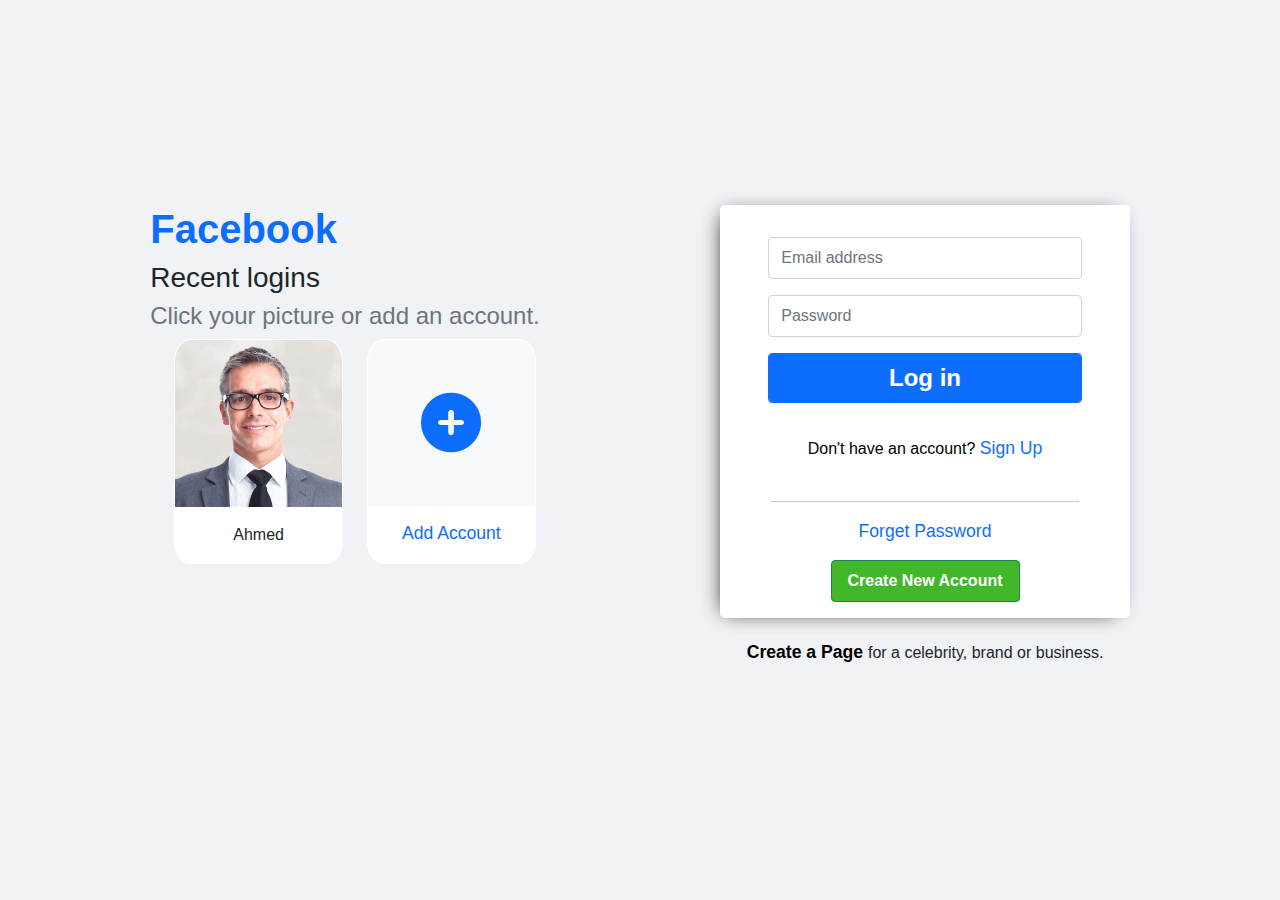
<file: index.html>
<!DOCTYPE html>
<html>
    <head>
        <title>Facebook - Login</title>
        <meta name="author" content="Ahmed" />
        <meta charset="UTF-8" />
        <meta name="description" content="Facebook App">
        <meta name="keywords" content="Facebook,login,signup,home,html,css,bootstrap,RWD,Responsive web Design">
        <meta name="viewport" content="width=device-width, initial-scale=1.0" />

        <!-- Page icon Link -->
        <link rel="icon" href="images/fff.png" />

        <!-- Fontawesome Link -->
        <link rel="stylesheet" href="css/all.min.css">

        <!-- Bootstrap Link -->
        <link rel="stylesheet" href="css/bootstrap.min.css">

        <!-- Page Style Link -->
        <link rel="stylesheet" href="css/style.css">
    </head>
    <body>
     <Section id="loginPage" class="min-vh-100 d-flex align-items-center py-5 py-lg-0">
        <div class="container my-md-auto">
            <div class="row gy-5">
                
                <div class="col-lg-6">
                        <div  class="w-75 mx-auto">
                            <h1 class=" text-primary fw-bolder">Facebook</h1>
                            <h3>Recent logins</h3>
                            <h4 class="text-muted">Click your picture or add an account.</h4>
                            <div class="container">
                                <div class="row">
                                        <div class="recentLoginItem d-flex justify-content-between ">
                                            <div class="card w-50 me-4">
                                                <img src="images/client-1.png" class="card-img-top w-100 " alt="...">
                                                <div class="card-body">
                                                  <p class="card-text text-center">Ahmed</p>
                                                </div>
                                              </div>
                                            <div class="card w-50 position-relative new-Account">
                                                <a  href="registration.html" class="text-center bg-light h-75 d-flex align-items-center"><i class="fas fa-plus-circle text-primary fw-bolder w-100"></i></a>
                                               
                                                  <a href="registration.html"  class="card-text text-center position-absolute fixed-bottom py-3 text-primary">Add Account</a>
                                                
                                              </div>
                                        </div>
                                    
                                </div>
                            </div>
                        </div>
                      
                </div>
                <div class="col-lg-6">
                        <div  class="loginForm w-75 text-center mx-auto bg-white rounded-3">
                            <div class="loginInputs py-3 mx-5 ">
                               <input id="loginEmail" type="text" class="form-control my-3 bg-transparent text-black shadow-none py-2" placeholder="Email address">
                               <input id="loginPassword" type="password" class="form-control my-3 bg-transparent text-black shadow-none py-2" placeholder="Password">
                            
                               <label id="incorrectLabel" class="text-danger d-none">incorrect email or password</label>
                               <label id="loginRequiredLabel" class="text-danger d-none">All inputs is required</label>
                            
                               <button  id="loginBtn"  class=" form-control btn btn-primary  fw-bolder fs-4 mb-3">Log in</button>
                               <p class="text-black py-3 pb-2 ">Don't have an account? <a id="signUpLink" class="text-primary text-decoration-none" href="registration.html">Sign Up</a></p>
                            </div>
                          
                            <hr class="text-balck mb-3 w-75 m-auto">
                            <a href="#">Forget Password</a>
                            <br>
                            <a href="registration.html" class="btn btn-success my-3 p-2 px-3 fw-bolder" id="CreateNewAcc">Create New Account</a>
                        </div>
                        <h6 class="py-4 text-center"><a href="#" class="text-xxl-center fw-bolder text-black">Create a Page </a> for a celebrity, brand or business.</h6>
                </div>
            </div>
              
            </div>
        </div>
      
     </Section>

     <!-- Bootstrap Link -->
     <script src="js/bootstrap.bundle.min.js"></script>
     <!-- Page Main Script Link -->
     <script src="js/main.js"></script>
    </body>
</html>
</file>
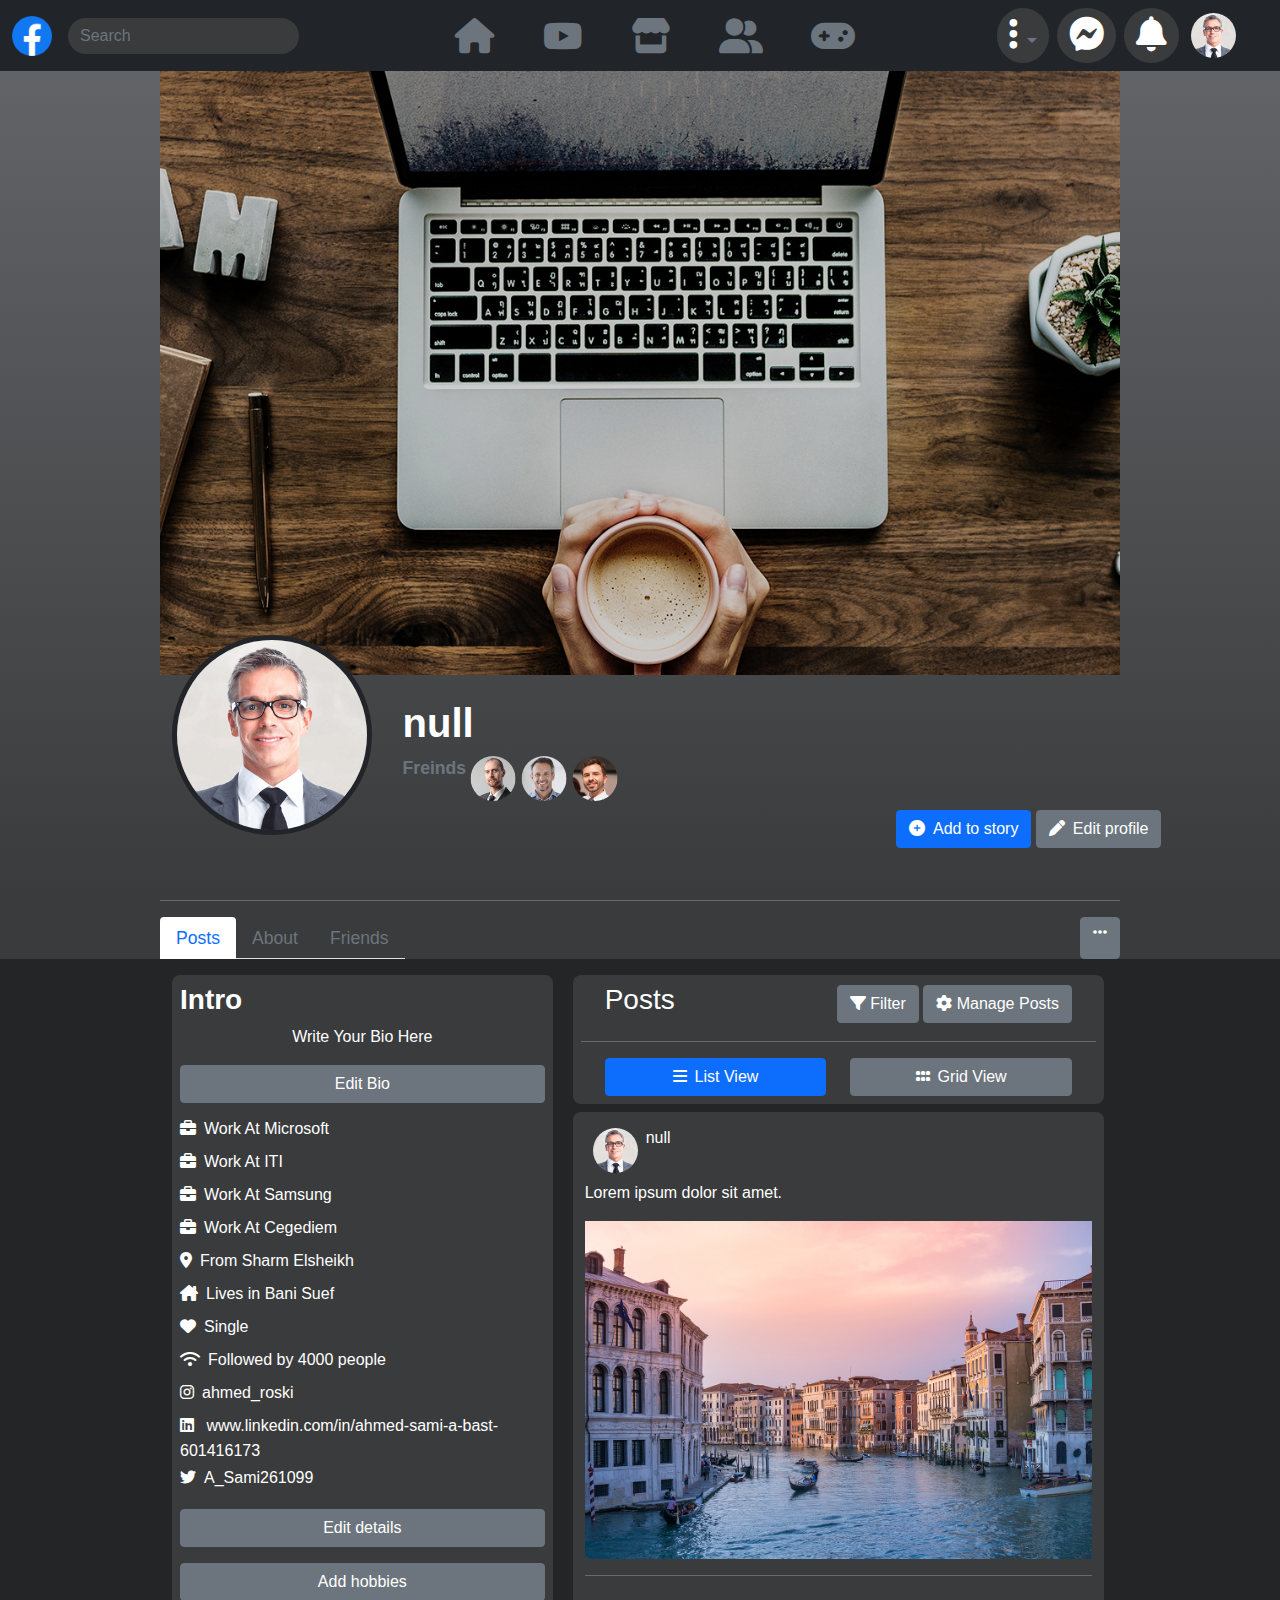
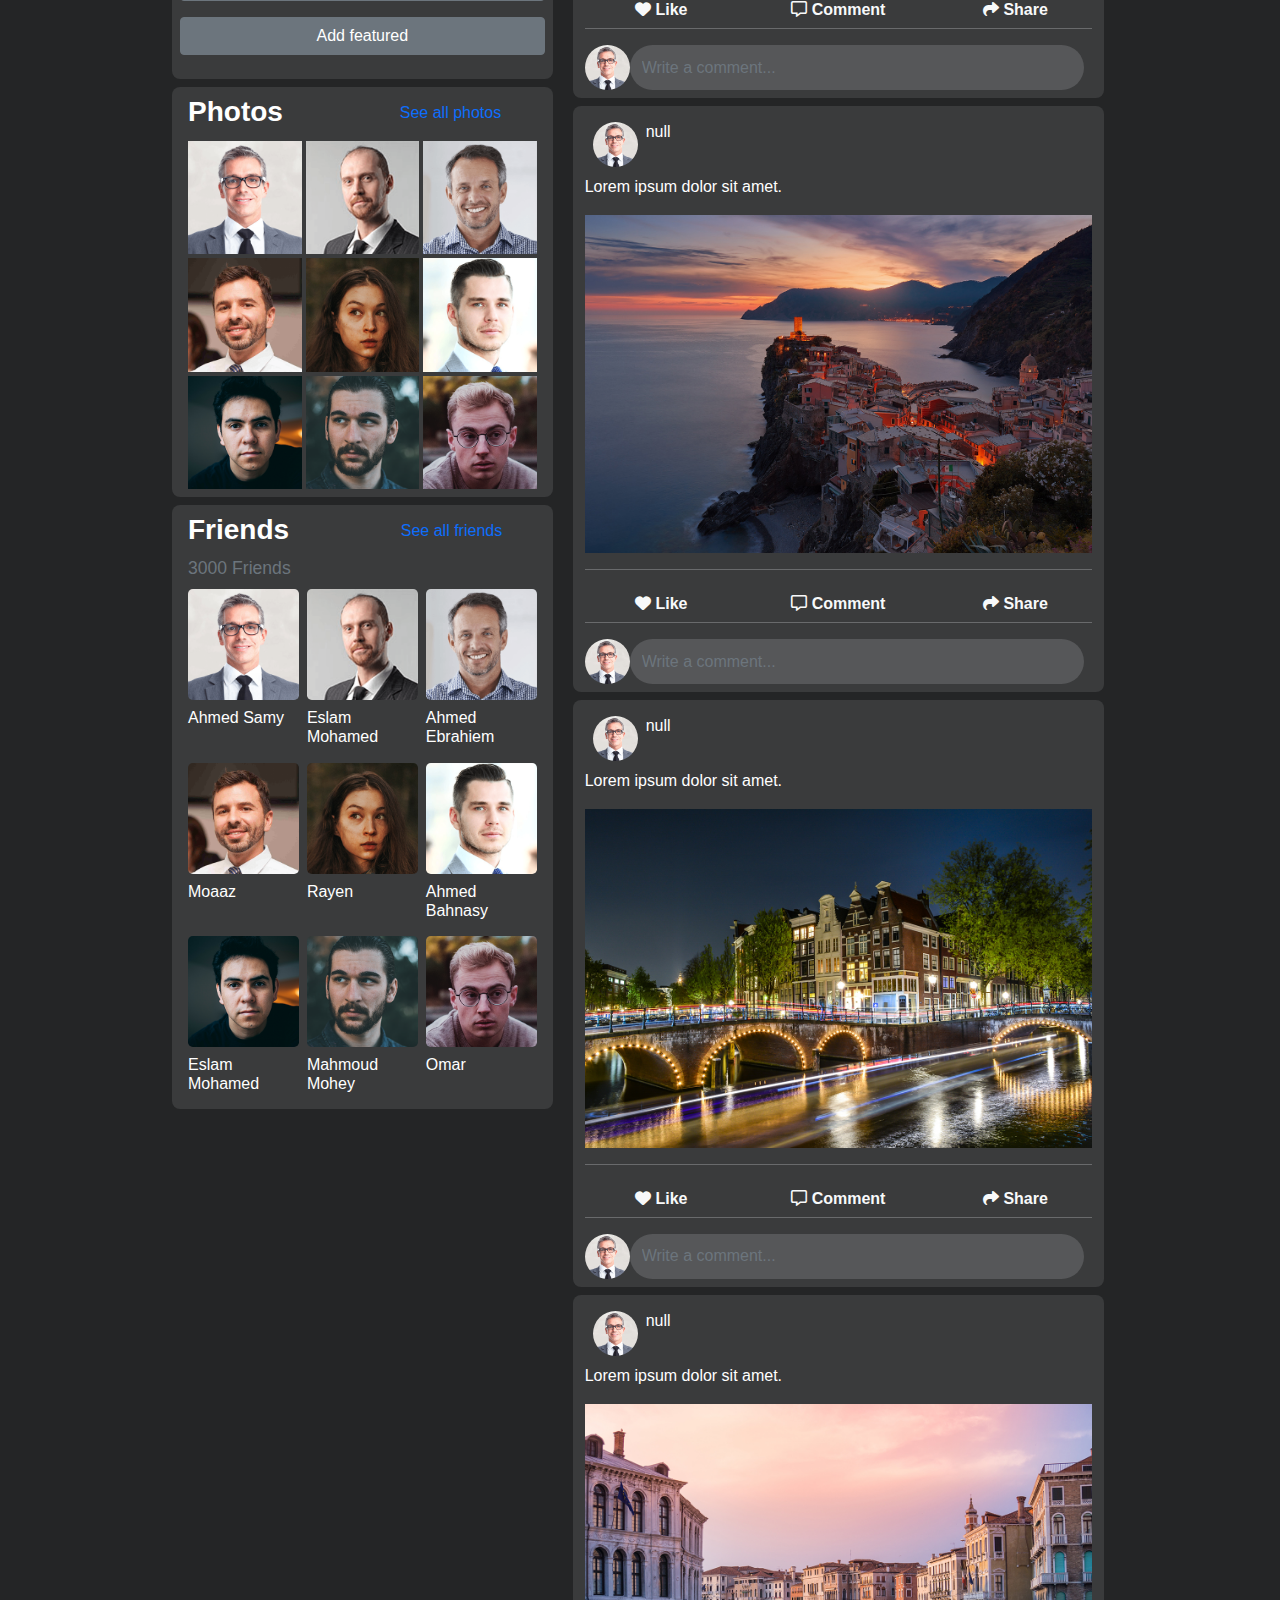
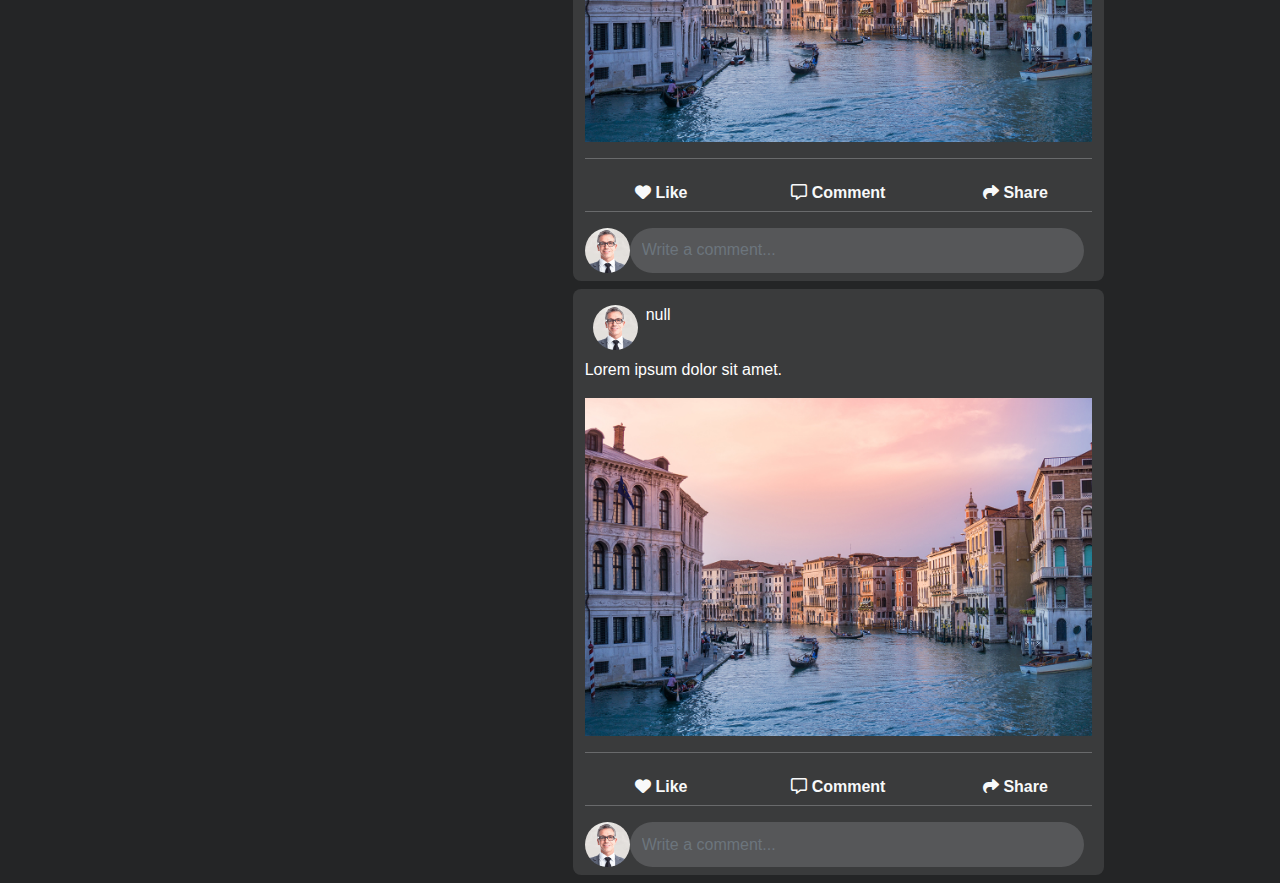
<file: home.html>
<html>

<head>
    <title>Facebook</title>
    <meta name="author" content="Ahmed" />
    <meta charset="UTF-8" />
    <meta name="description" content="Facebook App">
    <meta name="keywords" content="Facebook,login,signup,home,html,css,bootstrap,RWD,Responsive web Design">
    <meta name="viewport" content="width=device-width, initial-scale=1.0" />

    <!-- Page icon Link -->
    <link rel="icon" href="images/fff.png" />

    <!-- Fontawesome Link -->
    <link rel="stylesheet" href="css/all.min.css">

    <!-- Bootstrap Link -->
    <link rel="stylesheet" href="css/bootstrap.min.css">

    <!-- Page Style Link -->
    <link rel="stylesheet" href="css/style.css">
</head>  

<body >

    <!-- Starting Navigation Bar -->

    <nav class="navbar navbar-expand-lg bg-dark text-secondary fixed-top">
        <div class="container-fluid d-flex ">
            <a class="navbar-brand" href="#">
                <img src="images/fff.png" alt="Logo" width="40" height="40" class="d-inline-block align-text-top">
            </a>
          
            <form class="d-flex " role="search">
                <input class="form-control me-2 rounded-pill text-white shadow-none border-0" type="search" placeholder="Search" aria-label="Search">
              </form>
              <button class="navbar-toggler m-auto" type="button" data-bs-toggle="collapse" data-bs-target="#navbarNavDropdown" aria-controls="navbarNavDropdown" aria-expanded="false" aria-label="Toggle navigation">
                <span class="navbar-toggler-icon text-secondary fa-2x">
                    <i class="fa-solid fa-bars"></i>
                </span>
            </button>
            <div class="collapse navbar-collapse  w-25 " id="navbarNavDropdown">
                <ul class="navbar-nav d-flex justify-content-around  w-50 m-auto text-center">
                    <li class="nav-item px-3 rounded-3" >
                        <a class="nav-link active text-secondary fw-bolder"  aria-current="page" href="#"><i class="fa-solid fa-house fa-2x"></i></a>  
                    </li>
                    <li class="nav-item px-3 rounded-3">
                        <a class="nav-link active text-secondary fw-bolder" aria-current="page" href="#"><i class="fab fa-youtube fa-2x"></i></a>
                    </li>
                    <li class="nav-item px-3 rounded-3">
                        <a class="nav-link active text-secondary fw-bolder" aria-current="page" href="#"><i class="fa-solid fa-store fa-2x"></i></a>
                    </li>
                    <li class="nav-item px-3 rounded-3">
                        <a class="nav-link active text-secondary fw-bolder" aria-current="page" href="#"><i class="fa-solid fa-user-group fa-2x"></i></a>
                    </li>
                    <li class="nav-item px-3 rounded-3">
                        <a class="nav-link active text-secondary fw-bolder" aria-current="page" href="#"><i class="fa-solid fa-gamepad fa-2x"></i></a>
                    </li>
                  
                </ul>
                <ul class="navbar-nav d-flex justify-content-around text-center nav-second-ul">
                    <li class="nav-item dropdown  px-1 mx-1 rounded-circle">
                        <a class="nav-link dropdown-toggle text-secondary fw-bolder" href="#" role="button" data-bs-toggle="dropdown" aria-expanded="false">
                            <i class="fa-solid fa-ellipsis-vertical fa-2x text-white"></i>
                        </a>
                        <ul class="dropdown-menu">
                            <li><a class="dropdown-item" href="#">Settings</a></li>
                            <li><a class="dropdown-item" href="#">Another action</a></li>
                            <li><a class="dropdown-item" href="#">
                                <a class="nav-link  btn btn-outline-primary text-white fw-bolder" id="logout" aria-current="page" href="index.html">Logout</a>
                            </a></li>
                        </ul>
                    </li>
                    <li class="nav-item  px-1 mx-1 rounded-circle">
                        <a class="nav-link active text-secondary fw-bolder" aria-current="page" href="#"><i class="fa-brands fa-facebook-messenger fa-2x text-white"></i></a>
                    </li>
                    <li class="nav-item  px-1 mx-1 rounded-circle">
                        <a class="nav-link active text-secondary fw-bolder" aria-current="page" href="#"><i class="fa-solid fa-bell fa-2x text-white"></i></a>
                    </li>
                      
                
                </ul>
            </div>

            <a class="navbar-brand ps-2 pe-3" href="#">
                <img src="images/client-1.png" alt="Logo" width="45" height="45" class="d-inline-block align-text-top rounded-circle ">
            </a>
            
        </div>
    </nav>
    <!-- End Navigation Bar -->
    

    <!-- Starting Header Section -->
    <section id="header" class="min-vh-100">
        <div class="container py-5 h-75 w-75">
            <div class="row">
                <div class="col-md-6">
                    <div class="cover py-5">
                       
                    </div>
                </div>
            </div>
            <div class="profileImg rounded-circle overflow-hidden border-dark">
                <img src="images/client-1.png" class="w-100 " alt="">
            </div>
            <div class="ProfileName py-4">
                <h1 class="text-white fw-bolder"></h1>

                <a href="#" class="text-white  text-muted"><h5 class="text-white fw-bolder ">Freinds
                        <a class="navbar-brand" href="#">
                            <img src="images/client-2.png" alt="Logo" width="45" height="45" class="d-inline-block align-text-top rounded-circle ">
                            <img src="images/client-3.png" alt="Logo" width="45" height="45" class="d-inline-block align-text-top rounded-circle ">
                            <img src="images/client-4.png" alt="Logo" width="45" height="45" class="d-inline-block align-text-top rounded-circle ">
                         </a>
                </h5></a>
            </div>
        </div>
        <div class="headerButtons">
            <a href="#" class="btn btn-primary text-white "><i class="fa-solid fa-plus-circle pe-2"></i>Add to story</a>
            <a href="#" class="btn btn-secondary text-white "><i class="fa-solid fa-pen pe-2"></i>Edit profile</a>
        </div>
    </section>
    <!-- End Header Section -->

    <!-- Starting Menu section -->
        <section id="Menu" >
            <hr class="text-light mb-3 w-75 m-auto">
            <div class="MenuItems w-75 mx-auto d-flex justify-content-between">
                <ul class="nav nav-tabs">
                    <li class="nav-item">
                      <a class="nav-link active text-primary border-0 border-bottom-4 border-primary" aria-current="page" href="#">Posts</a>
                    </li>
                    <li class="nav-item">
                      <a class="nav-link text-secondary border-0" href="#">About</a>
                    </li>
                    <li class="nav-item">
                      <a class="nav-link text-secondary border-0" href="#">Friends</a>
                    </li>
                  </ul>
                  <a href="#" class="btn btn-secondary"><i class="fa-solid fa-ellipsis"></i></a>
            </div>
        </section>
    <!-- End Menu section -->

    <!-- Start Posts Section -->
    <section id="Posts" class="mb-0 py-2">
        <div class="container w-75 text-white mt-2">
            <div class="row gx-3 gy-3">
                <div class="col-lg-5">
                    <div class="profile-Info p-2">
                      <h3 class="fw-bolder">Intro</h3>
                      <p class="text-center">Write Your Bio Here</p>
                      <a href="#" class="btn btn-secondary w-100">Edit Bio</a>
                      <ul class="Info mt-3 list-unstyled">
                        <li>
                            <h6><i class="fa-solid fa-briefcase pe-2 mb-2"></i>Work At Microsoft</h6>
                            <h6><i class="fa-solid fa-briefcase pe-2 mb-2"></i>Work At ITI</h6>
                            <h6><i class="fa-solid fa-briefcase pe-2 mb-2"></i>Work At Samsung</h6>
                            <h6><i class="fa-solid fa-briefcase pe-2 mb-2"></i>Work At Cegediem</h6>
                            <h6><i class="fa-solid fa-location-dot pe-2 mb-2"></i>From Sharm Elsheikh</h6>
                            <h6><i class="fa-solid fa-house-chimney pe-2 mb-2"></i>Lives in Bani Suef</h6>
                            <h6><i class="fa-solid fa-heart pe-2 mb-2"></i>Single</h6>
                            <h6><i class="fa-solid fa-wifi pe-2 mb-2"></i>Followed by 4000 people</h6>
                            <h6><i class="fa-brands fa-instagram pe-2 mb-2"></i>ahmed_roski</h6>
                            <h6><i class="fa-brands fa-linkedin pe-2 mb-2"></i>
                                www.linkedin.com/in/ahmed-sami-a-bast-601416173</h6>
                            <h6><i class="fa-brands fa-twitter pe-2 mb-2"></i>A_Sami261099</h6>
                        </li>
                      </ul>
                      <a href="#" class="btn btn-secondary w-100 mb-3">Edit details</a>
                      <a href="#" class="btn btn-secondary w-100 mb-3">Add hobbies</a>
                      <a href="#" class="btn btn-secondary w-100 mb-3">Add featured</a>
                    </div>


                    <div class="container profile-Photos mt-2 py-2">
                        <div class="row gx-1 gy-1">
                            <h3 class="fw-bolder w-50 d-inline">Photos</h3>
                            <a href="#" class="btn btn-outline-secondary border-0 text-primary  w-50">See all photos</a> 
                            <div class="col-4">
                                <div class="Photos">
                                    <img src="images/client-1.png" class="w-100" alt="">
                                </div>
                            </div>
                            <div class="col-4">
                                <div class="Photos">
                                    <img src="images/client-2.png" class="w-100" alt="">
                                </div>
                            </div>
                            <div class="col-4">
                                <div class="Photos">
                                    <img src="images/client-3.png" class="w-100" alt="">
                                </div>
                            </div>
                            <div class="col-4">
                                <div class="Photos">
                                    <img src="images/client-4.png" class="w-100" alt="">
                                </div>
                            </div>
                            <div class="col-4">
                                <div class="Photos">
                                    <img src="images/client-5.png" class="w-100" alt="">
                                </div>
                            </div>
                            <div class="col-4">
                                <div class="Photos">
                                    <img src="images/client-6.png" class="w-100" alt="">
                                </div>
                            </div>
                            <div class="col-4">
                                <div class="Photos">
                                    <img src="images/client-7.png" class="w-100" alt="">
                                </div>
                            </div>
                            <div class="col-4">
                                <div class="Photos">
                                    <img src="images/client-8.png" class="w-100" alt="">
                                </div>
                            </div>
                            <div class="col-4">
                                <div class="Photos">
                                    <img src="images/client-9.png" class="w-100" alt="">
                                </div>
                            </div>
                        </div>
                    </div>

                    <div class="container profile-Friends mt-2 py-2">
                        <div class="row gx-2 gy-2">
                            <h3 class="fw-bolder w-50 d-inline">Friends</h3>
                            <a href="#" class="btn btn-outline-secondary border-0 text-primary  w-50">See all friends</a> 
                            <a class="text-muted my-0">3000 Friends</a>
                            <div class="col-4">
                                <div class="Photos">
                                    <img src="images/client-1.png" class="w-100 rounded-3" alt="">
                                    <h6 class="pt-2">Ahmed Samy</h6>
                                </div>
                            </div>
                            <div class="col-4">
                                <div class="Photos">
                                    <img src="images/client-2.png" class="w-100 rounded-3" alt="">
                                    <h6 class="pt-2">Eslam Mohamed</h6>
                                </div>
                            </div>
                            <div class="col-4">
                                <div class="Photos">
                                    <img src="images/client-3.png" class="w-100 rounded-3" alt="">
                                    <h6 class="pt-2">Ahmed Ebrahiem</h6>
                                </div>
                            </div>
                            <div class="col-4">
                                <div class="Photos">
                                    <img src="images/client-4.png" class="w-100 rounded-3" alt="">
                                    <h6 class="pt-2">Moaaz</h6>
                                </div>
                            </div>
                            <div class="col-4">
                                <div class="Photos">
                                    <img src="images/client-5.png" class="w-100 rounded-3" alt="">
                                    <h6 class="pt-2">Rayen</h6>
                                </div>
                            </div>
                            <div class="col-4">
                                <div class="Photos">
                                    <img src="images/client-6.png" class="w-100 rounded-3" alt="">
                                    <h6 class="pt-2">Ahmed Bahnasy</h6>
                                </div>
                            </div>
                            <div class="col-4">
                                <div class="Photos">
                                    <img src="images/client-7.png" class="w-100 rounded-3" alt="">
                                    <h6 class="pt-2">Eslam Mohamed</h6>
                                </div>
                            </div>
                            <div class="col-4">
                                <div class="Photos">
                                    <img src="images/client-8.png" class="w-100 rounded-3" alt="">
                                    <h6 class="pt-2">Mahmoud Mohey</h6>
                                </div>
                            </div>
                            <div class="col-4">
                                <div class="Photos">
                                    <img src="images/client-9.png" class="w-100 rounded-3" alt="">
                                    <h6 class="pt-2">Omar</h6>
                                </div>
                            </div>
                        </div>
                    </div>
                
                </div>


                <div class="col-lg-7 ">
                    <div class="container">
                        <div class="row gy-2">
                            <div class="profile-Post-Cards p-2">
                                <div class="container d-flex justify-content-between align-items-center">
                                    <h3>Posts</h3>
                                    <div class="filter-posts flex-nowrap">
                                        <a href="#" class=" btn btn-secondary text-white"><i class="fa-solid fa-filter"></i> Filter</a>
                                        <a href="#" class=" btn btn-secondary text-white"><i class="fa-solid fa-gear"></i> Manage Posts</a>
                                    </div>
                                </div>
                                <hr class="text-light my-3 w-100 m-auto">
                                <div class="container">
                                    <div class="row">
                                        <div class="col-6">
                                            <a href="#" class="btn btn-primary text-white w-100"><i class="fa-solid fa-bars pe-2"></i>List View</a>
                                        </div>
                                        <div class="col-6">
                                            <a href="#" class="btn btn-secondary text-white w-100"><i class="fa-solid fa-grip pe-2"></i>Grid View</a>
                                        </div>
                                    </div>
                                </div>
                            </div>

                            <div class="container Post py-2">
                                <div class="row p-2">
                                    <div class="post-owner d-flex">
                                        <img src="images/client-1.png" alt="Logo" width="45" height="45" class="d-inline-block align-text-top rounded-circle ">
                                        <h6  class="ms-2 postOwnerName"></h6>
                                    </div>
                                </div>
                                <p>Lorem ipsum dolor sit amet.</p>
                                <img src="images/post-1.jpg" class="w-100" alt="">
                                <hr class="text-light my-3 w-100 m-auto">
                                <div class="row">
                                    <div class="col-4 Post-Reacts">
                                        <a href="#" class="btn btn-outline-secondary fw-bolder border-0 text-light w-100"><i class="fa-solid fa-heart"></i> Like</a>
                                    </div>
                                    <div class="col-4 Post-Reacts">
                                        <a href="#" class="btn btn-outline-secondary fw-bolder border-0 text-light w-100"><i class="fa-regular fa-message"></i> Comment</a>
                                    </div>
                                    <div class="col-4 Post-Reacts">
                                        <a href="#" class="btn btn-outline-secondary fw-bolder border-0 text-light w-100"><i class="fa-solid fa-share"></i> Share</a>
                                    </div>
                                </div>
                                <hr class="text-light mb-3 w-100 m-auto">
                                <div class="add-comment d-flex justify-content-between">
                                    <img src="images/client-1.png" alt="Logo" width="45" height="45" class="d-inline-block align-text-top rounded-circle ">
                                    <input type="text" class="form-control  me-2 rounded-pill text-white shadow-none border-0 " placeholder="Write a comment...">
                                </div>
                            </div>

                            <div class="container Post py-2">
                                <div class="row p-2">
                                    <div class="post-owner d-flex">
                                        <img src="images/client-1.png" alt="Logo" width="45" height="45" class="d-inline-block align-text-top rounded-circle ">
                                        <h6  class="ms-2 postOwnerName"></h6>
                                    </div>
                                </div>
                                <p>Lorem ipsum dolor sit amet.</p>
                                <img src="images/post-2.jpg" class="w-100" alt="">
                                <hr class="text-light my-3 w-100 m-auto">
                                <div class="row">
                                    <div class="col-4 Post-Reacts">
                                        <a href="#" class="btn btn-outline-secondary fw-bolder border-0 text-light w-100"><i class="fa-solid fa-heart"></i> Like</a>
                                    </div>
                                    <div class="col-4 Post-Reacts">
                                        <a href="#" class="btn btn-outline-secondary fw-bolder border-0 text-light w-100"><i class="fa-regular fa-message"></i> Comment</a>
                                    </div>
                                    <div class="col-4 Post-Reacts">
                                        <a href="#" class="btn btn-outline-secondary fw-bolder border-0 text-light w-100"><i class="fa-solid fa-share"></i> Share</a>
                                    </div>
                                </div>
                                <hr class="text-light mb-3 w-100 m-auto">
                                <div class="add-comment d-flex justify-content-between">
                                    <img src="images/client-1.png" alt="Logo" width="45" height="45" class="d-inline-block align-text-top rounded-circle ">
                                    <input type="text" class="form-control  me-2 rounded-pill text-white shadow-none border-0 " placeholder="Write a comment...">
                                </div>
                            </div>
                            <div class="container Post py-2">
                                <div class="row p-2">
                                    <div class="post-owner d-flex">
                                        <img src="images/client-1.png" alt="Logo" width="45" height="45" class="d-inline-block align-text-top rounded-circle ">
                                        <h6  class="ms-2 postOwnerName"></h6>
                                    </div>
                                </div>
                                <p>Lorem ipsum dolor sit amet.</p>
                                <img src="images/post-3.jpg" class="w-100" alt="">
                                <hr class="text-light my-3 w-100 m-auto">
                                <div class="row">
                                    <div class="col-4 Post-Reacts">
                                        <a href="#" class="btn btn-outline-secondary fw-bolder border-0 text-light w-100"><i class="fa-solid fa-heart"></i> Like</a>
                                    </div>
                                    <div class="col-4 Post-Reacts">
                                        <a href="#" class="btn btn-outline-secondary fw-bolder border-0 text-light w-100"><i class="fa-regular fa-message"></i> Comment</a>
                                    </div>
                                    <div class="col-4 Post-Reacts">
                                        <a href="#" class="btn btn-outline-secondary fw-bolder border-0 text-light w-100"><i class="fa-solid fa-share"></i> Share</a>
                                    </div>
                                </div>
                                <hr class="text-light mb-3 w-100 m-auto">
                                <div class="add-comment d-flex justify-content-between">
                                    <img src="images/client-1.png" alt="Logo" width="45" height="45" class="d-inline-block align-text-top rounded-circle ">
                                    <input type="text" class="form-control  me-2 rounded-pill text-white shadow-none border-0 " placeholder="Write a comment...">
                                </div>
                            </div>

                            <div class="container Post py-2">
                                <div class="row p-2">
                                    <div class="post-owner d-flex">
                                        <img src="images/client-1.png" alt="Logo" width="45" height="45" class="d-inline-block align-text-top rounded-circle ">
                                        <h6  class="ms-2 postOwnerName"></h6>
                                    </div>
                                </div>
                                <p>Lorem ipsum dolor sit amet.</p>
                                <img src="images/post-1.jpg" class="w-100" alt="">
                                <hr class="text-light my-3 w-100 m-auto">
                                <div class="row">
                                    <div class="col-4 Post-Reacts">
                                        <a href="#" class="btn btn-outline-secondary fw-bolder border-0 text-light w-100"><i class="fa-solid fa-heart"></i> Like</a>
                                    </div>
                                    <div class="col-4 Post-Reacts">
                                        <a href="#" class="btn btn-outline-secondary fw-bolder border-0 text-light w-100"><i class="fa-regular fa-message"></i> Comment</a>
                                    </div>
                                    <div class="col-4 Post-Reacts">
                                        <a href="#" class="btn btn-outline-secondary fw-bolder border-0 text-light w-100"><i class="fa-solid fa-share"></i> Share</a>
                                    </div>
                                </div>
                                <hr class="text-light mb-3 w-100 m-auto">
                                <div class="add-comment d-flex justify-content-between">
                                    <img src="images/client-1.png" alt="Logo" width="45" height="45" class="d-inline-block align-text-top rounded-circle ">
                                    <input type="text" class="form-control  me-2 rounded-pill text-white shadow-none border-0 " placeholder="Write a comment...">
                                </div>
                            </div>

                            <div class="container Post py-2">
                                <div class="row p-2">
                                    <div class="post-owner d-flex">
                                        <img src="images/client-1.png" alt="Logo" width="45" height="45" class="d-inline-block align-text-top rounded-circle ">
                                        <h6  class="ms-2 postOwnerName"></h6>
                                    </div>
                                </div>
                                <p>Lorem ipsum dolor sit amet.</p>
                                <img src="images/post-1.jpg" class="w-100" alt="">
                                <hr class="text-light my-3 w-100 m-auto">
                                <div class="row">
                                    <div class="col-4 Post-Reacts">
                                        <a href="#" class="btn btn-outline-secondary fw-bolder border-0 text-light w-100"><i class="fa-solid fa-heart"></i> Like</a>
                                    </div>
                                    <div class="col-4 Post-Reacts">
                                        <a href="#" class="btn btn-outline-secondary fw-bolder border-0 text-light w-100"><i class="fa-regular fa-message"></i> Comment</a>
                                    </div>
                                    <div class="col-4 Post-Reacts">
                                        <a href="#" class="btn btn-outline-secondary fw-bolder border-0 text-light w-100"><i class="fa-solid fa-share"></i> Share</a>
                                    </div>
                                </div>
                                <hr class="text-light mb-3 w-100 m-auto">
                                <div class="add-comment d-flex justify-content-between">
                                    <img src="images/client-1.png" alt="Logo" width="45" height="45" class="d-inline-block align-text-top rounded-circle ">
                                    <input type="text" class="form-control  me-2 rounded-pill text-white shadow-none border-0 " placeholder="Write a comment...">
                                </div>
                            </div>
                            
                        </div>
                    </div>
                   
                </div>


            </div>
        </div>
    </section>
    <!-- End Posts Section -->

        <!-- Bootstrap Link -->
        <script src="js/bootstrap.bundle.min.js"></script>
        <!-- Page Main Script Link -->
        <script src="js/home.js"></script>
</body>

</html>
</file>
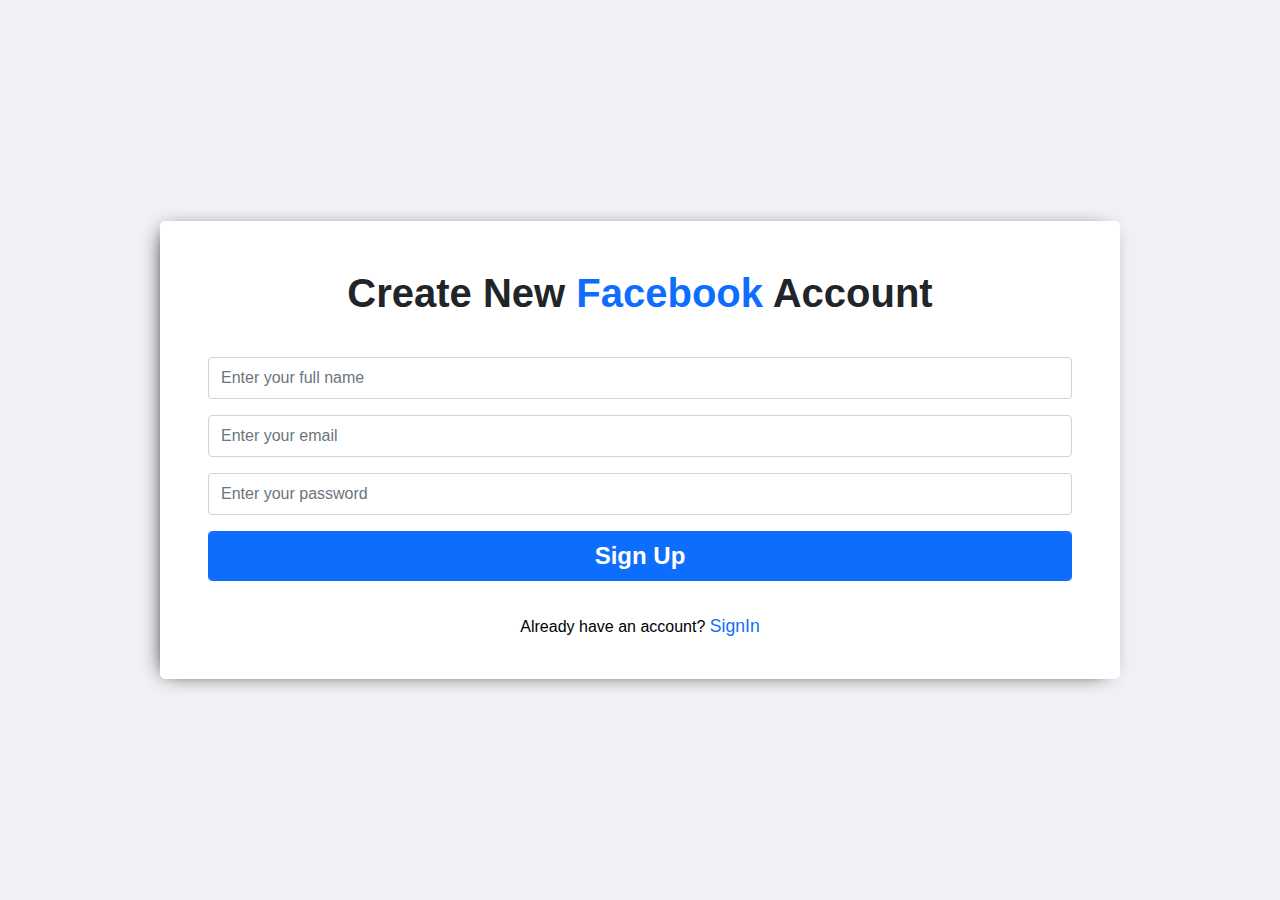
<file: registration.html>
<html>
    <head>

        <title>Facebook - Signup</title>
        <meta name="author" content="Ahmed" />
        <meta charset="UTF-8" />
        <meta name="description" content="Facebook App">
        <meta name="keywords" content="Facebook,login,signup,home,html,css,bootstrap,RWD,Responsive web Design">
        <meta name="viewport" content="width=device-width, initial-scale=1.0" />

        <!-- Page icon Link -->
        <link rel="icon" href="images/fff.png" />

        <!-- Fontawesome Link -->
        <link rel="stylesheet" href="css/all.min.css">

        <!-- Bootstrap Link -->
        <link rel="stylesheet" href="css/bootstrap.min.css">

        <!-- Page Style Link -->
        <link rel="stylesheet" href="css/style.css">

    </head>
    <body>
        <Section id="rgisterPage" class="min-vh-100 d-flex justify-content-center align-items-center">
            <div class="loginForm w-75 text-center bg-white rounded-3">
                <h1 class="mt-5  fw-bolder">Create New <span class="text-primary">Facebook</span> Account</h1>
                <div class="loginInputs py-3 mx-5 ">
                    <input id="userName" type="text" class="form-control my-3 bg-transparent text-black shadow-none py-2" placeholder="Enter your full name">
                    <label id="inValidateName" class="text-danger d-none">ex: Devid </label>

                    <input id="userEmail" type="text" class="form-control my-3 bg-transparent text-black shadow-none py-2" placeholder="Enter your email">
                    <label id="inValidateEmail" class="text-danger d-none">ex: devid935@hotmail.com </label>

                    <input id="userPassword" type="password" class="form-control my-3 bg-transparent text-black shadow-none py-2" placeholder="Enter your password">

                    <label id="successLabel" class="text-success d-none">success</label>
                    <label id="emailExistsLabel" class="text-danger d-none">email already exists</label>
                    <label id="requiredLabel" class="text-danger d-none">All inputs is required</label>
            
                    <button id="signUpBtn" class="form-control btn btn-primary fw-bolder fs-4 mb-3">Sign Up</button>
                        

                    <p class="text-black py-3 pb-2">Already have an account? <a id="signUpLink" class="text-primary text-decoration-none" href="index.html">SignIn</a></p>
                </div>
            </div>
         </Section>

        <!-- Bootstrap Link -->
        <script src="js/bootstrap.bundle.min.js"></script>
        <!-- Page Main Script Link -->
        <script src="js/registeration.js"></script>
    </body>
</html>
</file>
<file: css/style.css>
*
{
    padding: 0;
    margin: 0;
    box-sizing: border-box;
}
body 
 {
    background: #24353f;
    background-color: #f0f2f5;
    font-family: 'Titillium Web', sans-serif;
}

/***** Signup and Login Pages *****/
.loginForm
{ 
    box-shadow: -5px 2px 20px -9px rgb(0 0 0);
}
#signUpLink:hover
{
    text-decoration: underline ;
}
label
{
    font-size: 1.1rem;
}
a
{
    text-decoration: none;
    font-size: 1.1rem;
}
.deco:hover
{
    text-decoration: underline;
}

.card
{
    border: 1px solid transparent;
    border-radius: 10%; 
    overflow: hidden;
}
.new-Account i
{
    font-size: 60px;
}

#CreateNewAcc
{
    background-color: #42b72a;
}

/***** End Signup and Login Pages *****/



/***** Starting Navigation Bar *****/
.navbar-nav
{

    flex-wrap: nowrap !important;
}
.navbar-nav ul
{
    flex-wrap: nowrap !important;

}

nav form input
{
    background-color:#3a3b3c !important;

}
nav form input:focus
{
    border: 1px solid rgb(81, 211, 255) !important;
}

.nav-item:hover
{
    background-color:#3a3b3c !important;
}
.nav-second-ul li
{
    background-color:#3a3b3c ;
}
.nav-second-ul .dropdown-menu, .dropdown-item
{
    background-color:white !important ;
}

@media (max-width:992px)
{
    .nav-second-ul li
    {
        background-color:transparent ;
    }
    nav .navbar-collapse .nav-second-ul li:hover
    {
        background-color: transparent !important ;
    }
    #logout
    {
        color: black !important;
    }
}
    

/***** End Navigation Bar *****/


/***** Starting Header Section  *****/
#header
{
    background-image: linear-gradient(#65676b,#3a3b3c);
    position: relative;
}
#header .container
{
    background-image: url("../images/pricing.jpg");
    background-size: cover;
    background-position: center center;
    position: relative;
}

.profileImg
{
    width: 200px;
    height: 200px;
    border: 5px solid ;
    position: absolute;
    top: 100%;
    transform: translateX(10%);
    transform: translateY(-20%);
}
.ProfileName
{
    position: absolute;
    top: 100%;
    transform: translateX(100%);
}
.headerButtons
{
    position: absolute;
    left: 70%;
    top: 90%;
}

@media (max-width:950px)
{
    #header .container
    {
        width: 100% !important;
    }
    .profileImg
    {
        width: 200px;
        height: 200px;
        border: 5px solid ;
        position: absolute;
        top: 100%;
        transform: translateX(-50%);
        transform: translateY(-50%);
    }
    .headerButtons
    {
        display: flex;
        gap: 5px;
        width: 80%;
        position: absolute;
        left: 10%;
        top: 94%;
        justify-content: center;
    }
    .headerButtons a
    {
        width: 50%;
    }
  


}
/***** End Header Section  *****/


/**** Starting Menu section ****/
#Menu
{
    background-color: #3a3b3c ;
}
@media (max-width:950px)
{
    #Menu
    {
        padding-top: 15px;
    }
 
}
/**** End Menu section ****/


/**** Start Posts Section ****/
#Posts
{
    background-color: #242526;
}

.profile-Info,.profile-Post-Cards,.profile-Photos,.profile-Friends,.Post
{
     background-color:  #3a3b3c ;
     border-radius: 8px;
}

.add-comment input
{
    background-color:#565759 !important;
    width: 90% !important;
}
@media (max-width:550px)
{
   .filter-posts 
   {
         width: min-content !important;
         
   }
   .filter-posts a
   {
        margin-bottom: 5px;
   }
 
}

/**** End Posts Section ****/
</file>
